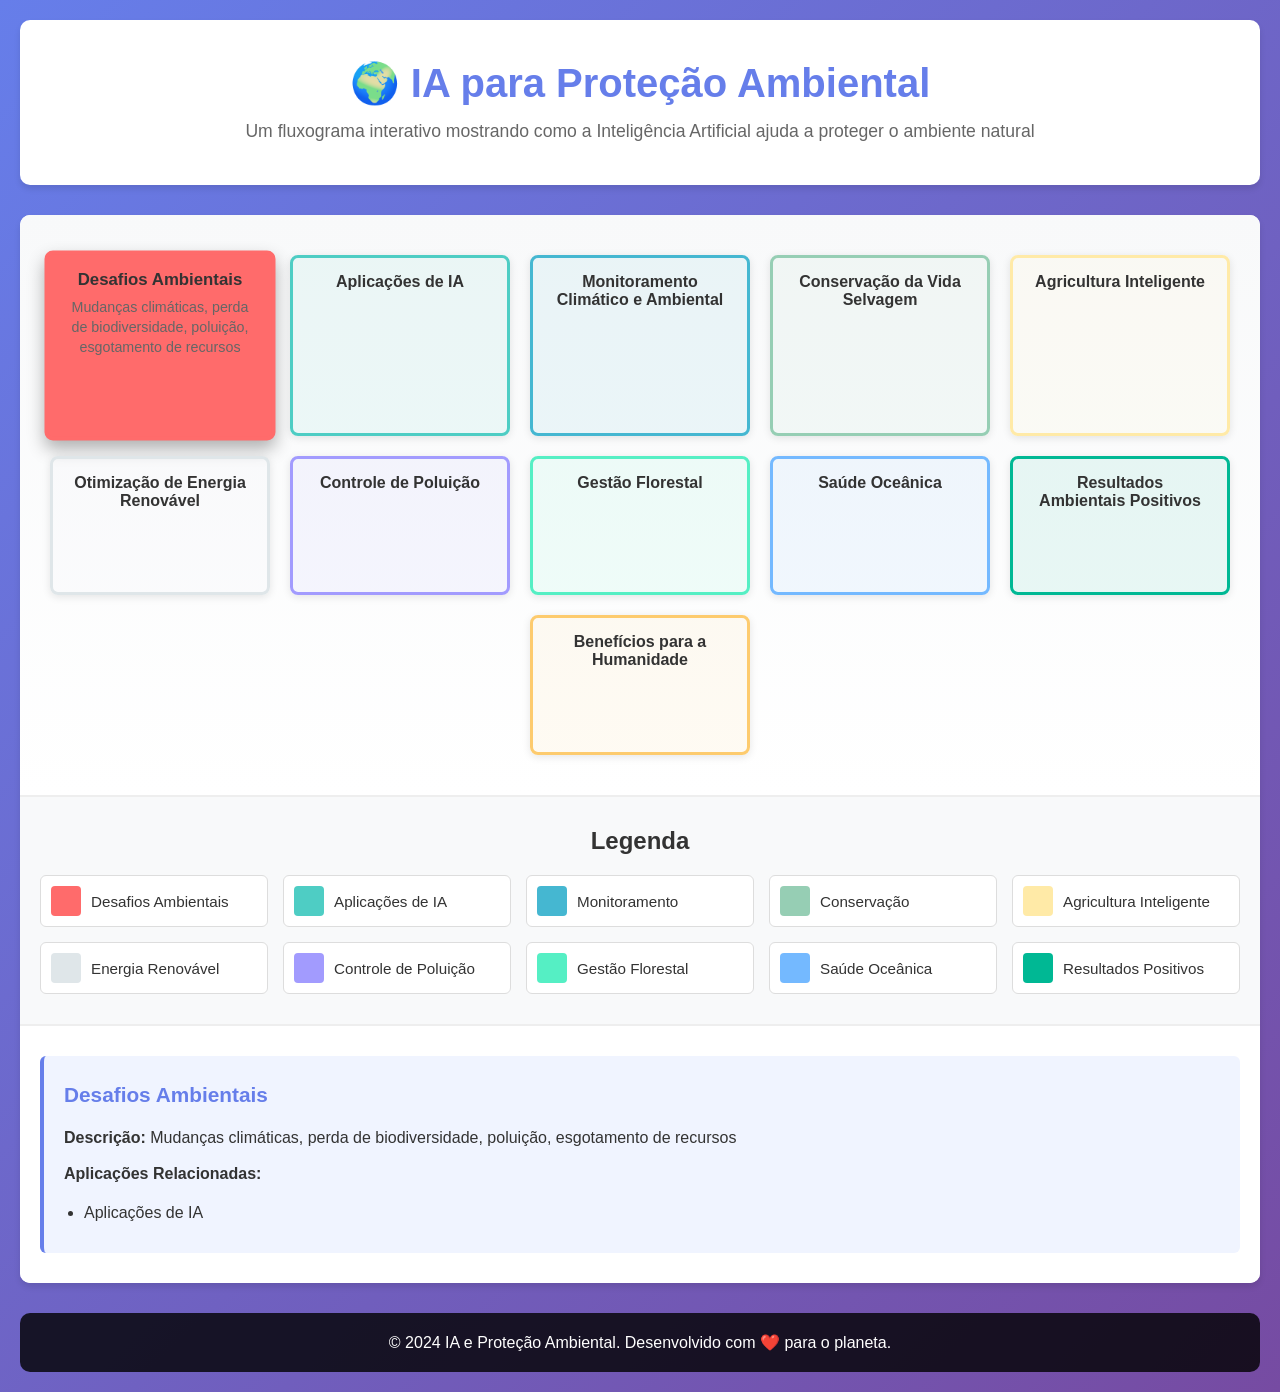
<file: index.html>
<!DOCTYPE html>
<html lang="pt-BR">
<head>
    <meta charset="UTF-8">
    <meta name="viewport" content="width=device-width, initial-scale=1.0">
    <title>IA & Proteção Ambiental - Flowchart Interativo</title>
    <link rel="stylesheet" href="styles.css">
</head>
<body>
    <div class="container">
        <header>
            <h1>🌍 IA para Proteção Ambiental</h1>
            <p>Um fluxograma interativo mostrando como a Inteligência Artificial ajuda a proteger o ambiente natural</p>
        </header>

        <main>
            <section class="flowchart-section">
                <div id="flowchart" class="flowchart-container"></div>
            </section>

            <section class="legend-section">
                <h2>Legenda</h2>
                <div class="legend-grid">
                    <div class="legend-item">
                        <div class="color-box" style="background-color: #ff6b6b;"></div>
                        <span>Desafios Ambientais</span>
                    </div>
                    <div class="legend-item">
                        <div class="color-box" style="background-color: #4ecdc4;"></div>
                        <span>Aplicações de IA</span>
                    </div>
                    <div class="legend-item">
                        <div class="color-box" style="background-color: #45b7d1;"></div>
                        <span>Monitoramento</span>
                    </div>
                    <div class="legend-item">
                        <div class="color-box" style="background-color: #96ceb4;"></div>
                        <span>Conservação</span>
                    </div>
                    <div class="legend-item">
                        <div class="color-box" style="background-color: #ffeaa7;"></div>
                        <span>Agricultura Inteligente</span>
                    </div>
                    <div class="legend-item">
                        <div class="color-box" style="background-color: #dfe6e9;"></div>
                        <span>Energia Renovável</span>
                    </div>
                    <div class="legend-item">
                        <div class="color-box" style="background-color: #a29bfe;"></div>
                        <span>Controle de Poluição</span>
                    </div>
                    <div class="legend-item">
                        <div class="color-box" style="background-color: #55efc4;"></div>
                        <span>Gestão Florestal</span>
                    </div>
                    <div class="legend-item">
                        <div class="color-box" style="background-color: #74b9ff;"></div>
                        <span>Saúde Oceânica</span>
                    </div>
                    <div class="legend-item">
                        <div class="color-box" style="background-color: #00b894;"></div>
                        <span>Resultados Positivos</span>
                    </div>
                </div>
            </section>

            <section class="info-section">
                <div id="node-details" class="node-details">
                    <p>Clique em um nó do fluxograma para ver mais detalhes</p>
                </div>
            </section>
        </main>

        <footer>
            <p>&copy; 2024 IA e Proteção Ambiental. Desenvolvido com ❤️ para o planeta.</p>
        </footer>
    </div>

    <script src="flowchart.js"></script>
</body>
</html>
</file>
<file: styles.css>
* {
    margin: 0;
    padding: 0;
    box-sizing: border-box;
}

body {
    font-family: 'Segoe UI', Tahoma, Geneva, Verdana, sans-serif;
    background: linear-gradient(135deg, #667eea 0%, #764ba2 100%);
    min-height: 100vh;
    color: #333;
}

.container {
    max-width: 1400px;
    margin: 0 auto;
    padding: 20px;
}

header {
    background: white;
    padding: 40px 20px;
    border-radius: 10px;
    margin-bottom: 30px;
    box-shadow: 0 4px 6px rgba(0, 0, 0, 0.1);
    text-align: center;
}

header h1 {
    color: #667eea;
    margin-bottom: 10px;
    font-size: 2.5em;
}

header p {
    color: #666;
    font-size: 1.1em;
    line-height: 1.6;
}

main {
    background: white;
    border-radius: 10px;
    overflow: hidden;
    box-shadow: 0 4px 6px rgba(0, 0, 0, 0.1);
}

/* Flowchart Section */
.flowchart-section {
    padding: 40px 20px;
    background: linear-gradient(to bottom, #f8f9fa, #ffffff);
    border-bottom: 2px solid #eee;
}

.flowchart-container {
    display: flex;
    flex-wrap: wrap;
    justify-content: center;
    gap: 20px;
    min-height: 500px;
    position: relative;
}

.node {
    background: white;
    border: 3px solid #ddd;
    border-radius: 8px;
    padding: 15px 20px;
    min-width: 180px;
    text-align: center;
    cursor: pointer;
    transition: all 0.3s ease;
    box-shadow: 0 2px 8px rgba(0, 0, 0, 0.1);
    position: relative;
    flex-basis: calc(20% - 20px);
}

.node:hover {
    transform: translateY(-5px);
    box-shadow: 0 8px 16px rgba(0, 0, 0, 0.2);
}

.node.active {
    border-width: 4px;
    box-shadow: 0 8px 16px rgba(0, 0, 0, 0.3);
    transform: scale(1.05);
}

.node-label {
    font-weight: bold;
    font-size: 1em;
    margin-bottom: 8px;
    color: #333;
}

.node-description {
    font-size: 0.85em;
    color: #666;
    line-height: 1.4;
    display: none;
}

.node.active .node-description {
    display: block;
}

/* Legend Section */
.legend-section {
    padding: 30px 20px;
    background: #f8f9fa;
    border-bottom: 2px solid #eee;
}

.legend-section h2 {
    color: #333;
    margin-bottom: 20px;
    text-align: center;
}

.legend-grid {
    display: grid;
    grid-template-columns: repeat(auto-fit, minmax(200px, 1fr));
    gap: 15px;
}

.legend-item {
    display: flex;
    align-items: center;
    gap: 10px;
    padding: 10px;
    background: white;
    border-radius: 6px;
    border: 1px solid #ddd;
}

.color-box {
    width: 30px;
    height: 30px;
    border-radius: 4px;
    flex-shrink: 0;
}

.legend-item span {
    color: #333;
    font-size: 0.95em;
}

/* Info Section */
.info-section {
    padding: 30px 20px;
    background: #ffffff;
}

.node-details {
    background: #f0f4ff;
    border-left: 4px solid #667eea;
    padding: 20px;
    border-radius: 6px;
    line-height: 1.8;
    color: #333;
}

.node-details h3 {
    color: #667eea;
    margin-bottom: 10px;
    font-size: 1.3em;
}

.node-details p {
    margin: 8px 0;
}

.node-details ul {
    margin-left: 20px;
    margin-top: 10px;
}

.node-details li {
    margin: 5px 0;
}

/* Footer */
footer {
    background: rgba(0, 0, 0, 0.8);
    color: white;
    text-align: center;
    padding: 20px;
    margin-top: 30px;
    border-radius: 10px;
}

/* Responsive Design */
@media (max-width: 768px) {
    header h1 {
        font-size: 1.8em;
    }

    header p {
        font-size: 0.95em;
    }

    .node {
        flex-basis: calc(50% - 20px);
        min-width: 150px;
        padding: 12px 15px;
    }

    .legend-grid {
        grid-template-columns: repeat(auto-fit, minmax(150px, 1fr));
    }

    .flowchart-section,
    .legend-section,
    .info-section {
        padding: 20px 15px;
    }
}

@media (max-width: 480px) {
    .container {
        padding: 10px;
    }

    header {
        padding: 20px 10px;
    }

    header h1 {
        font-size: 1.3em;
    }

    header p {
        font-size: 0.85em;
    }

    .node {
        flex-basis: 100%;
        min-width: auto;
    }

    .legend-grid {
        grid-template-columns: 1fr;
    }
}
</file>
